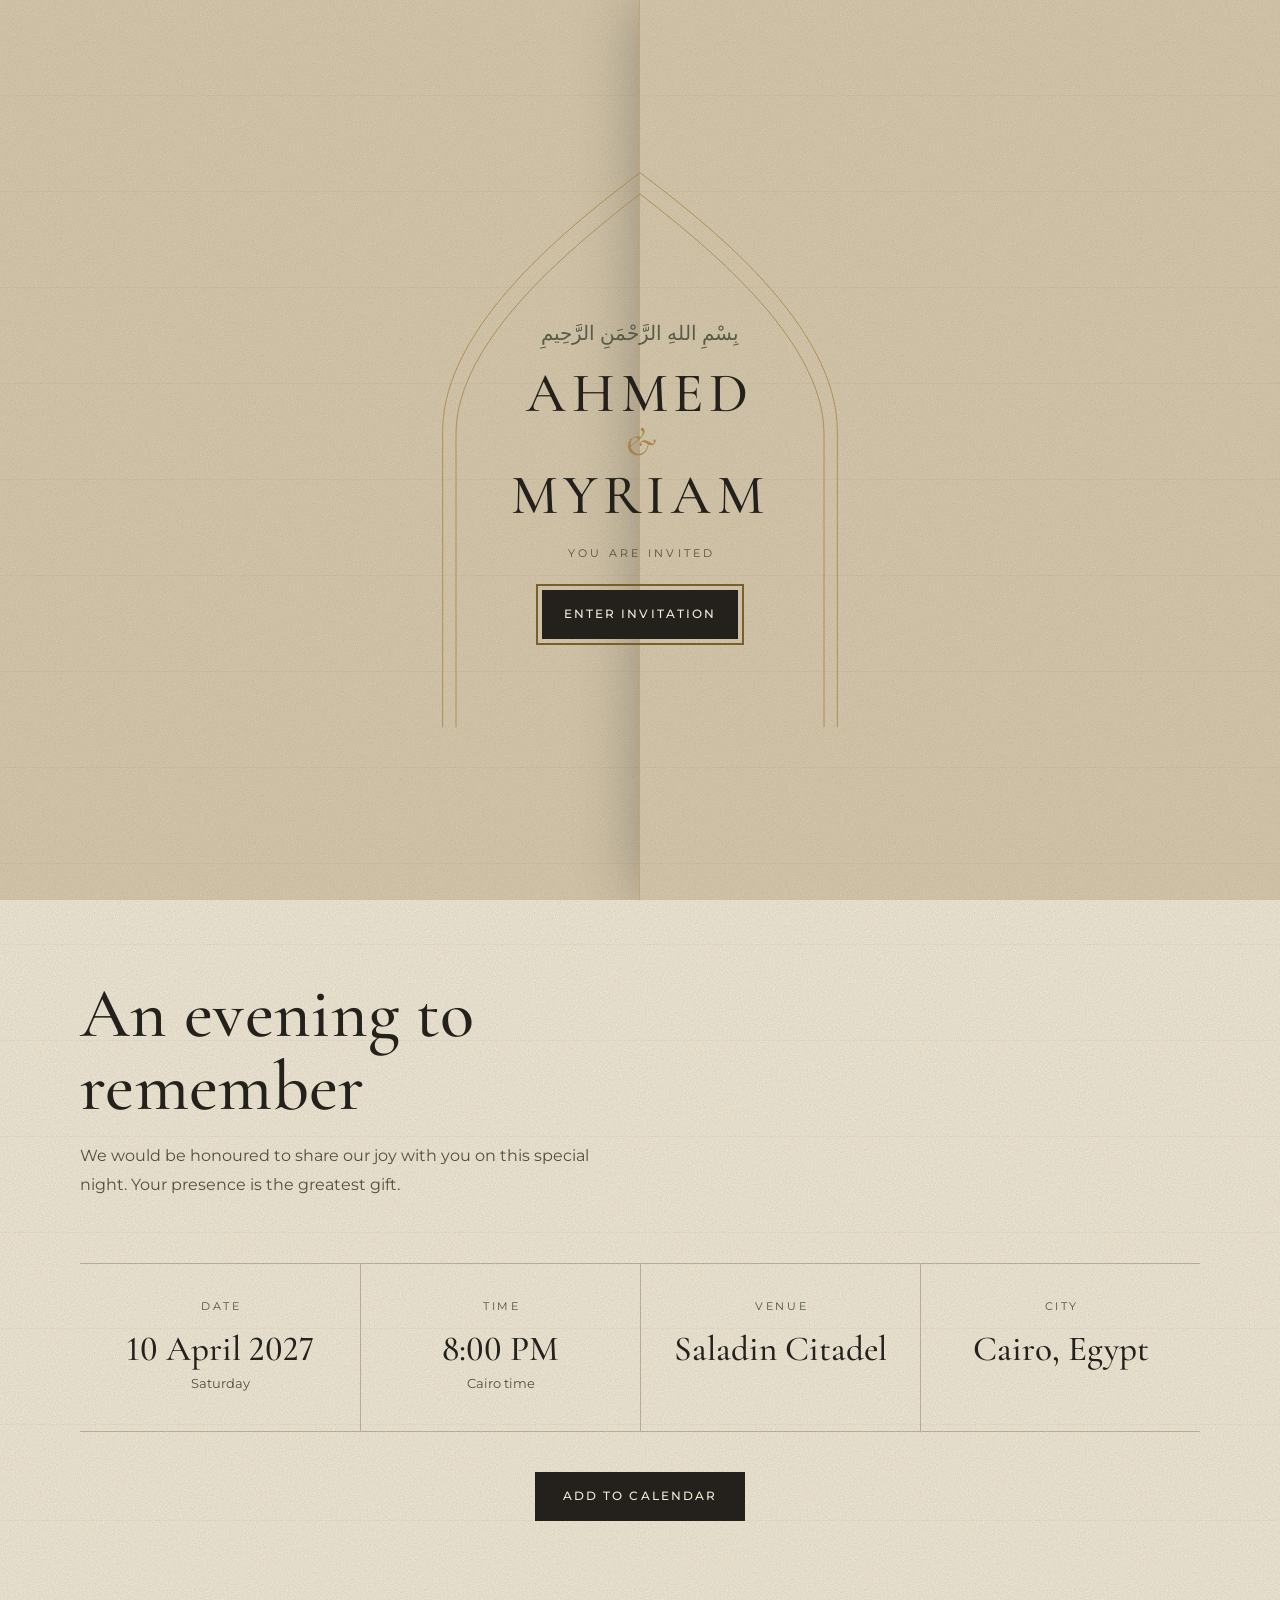
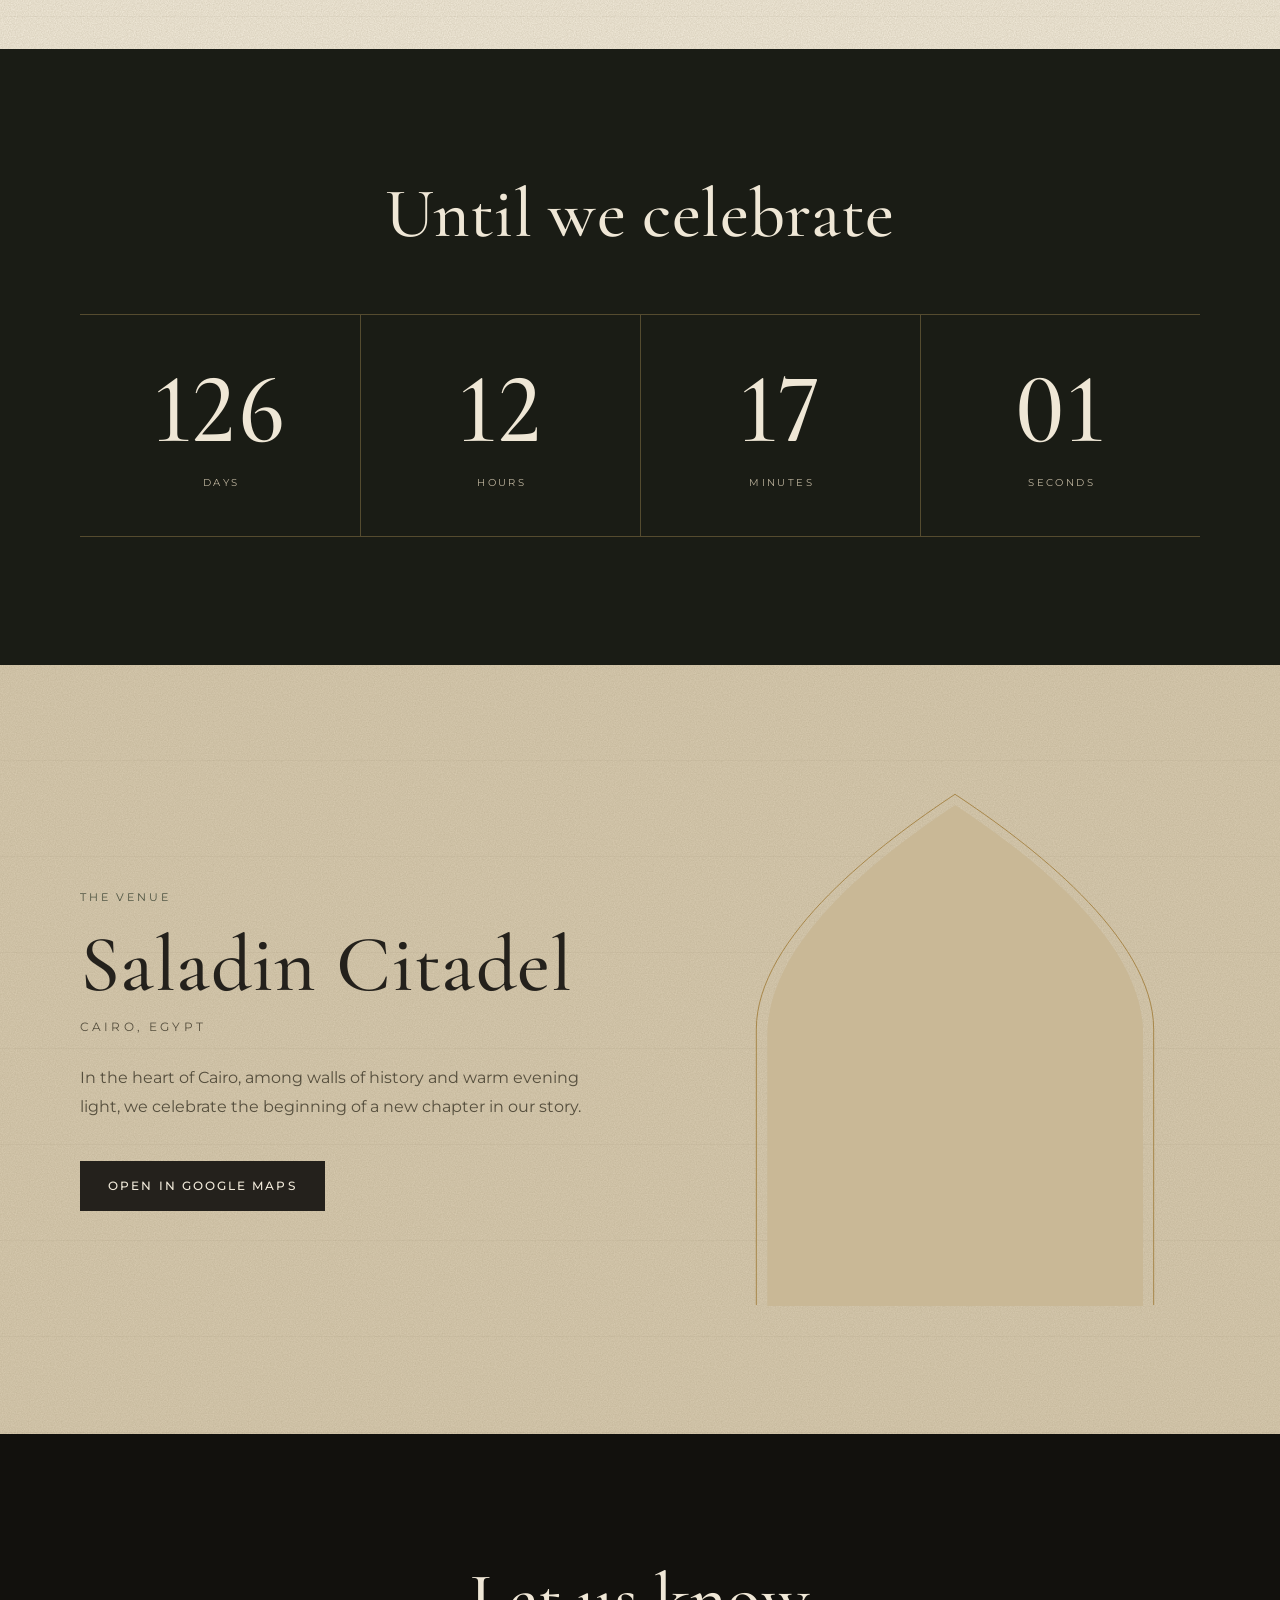
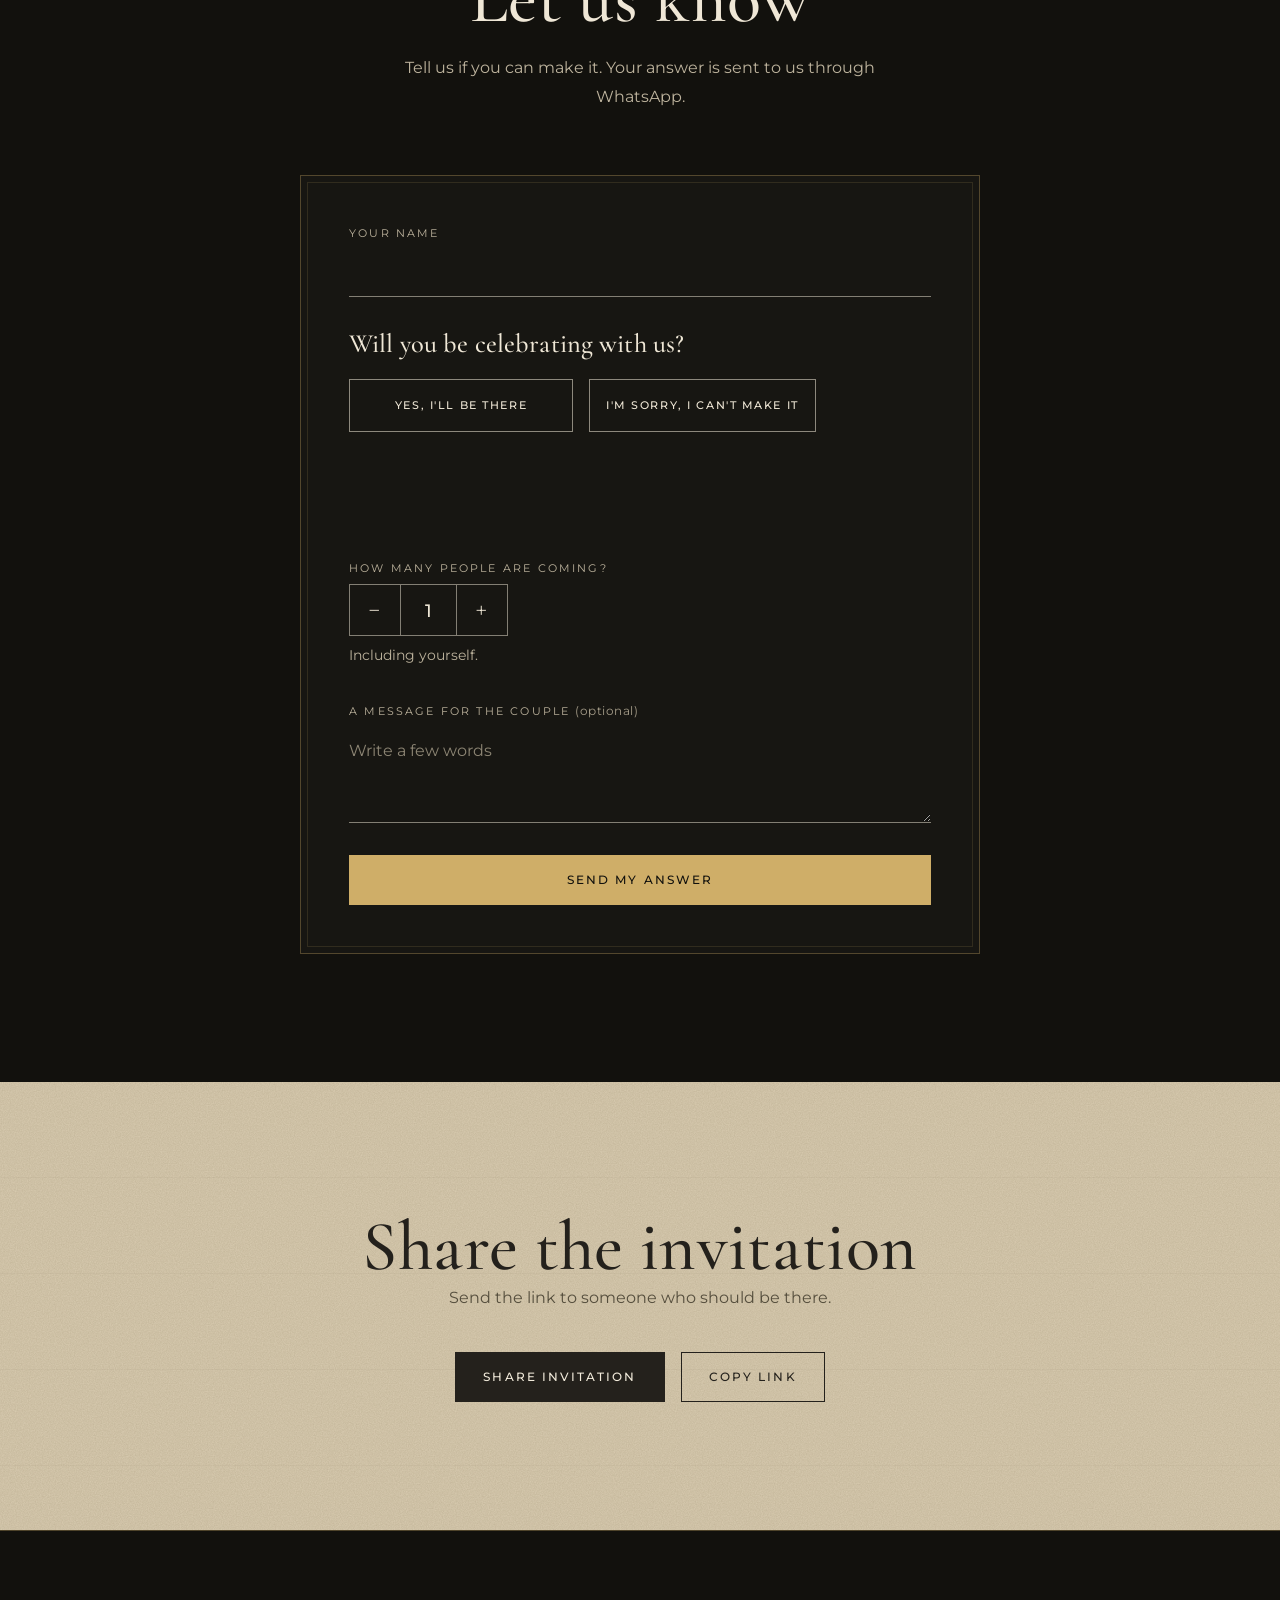
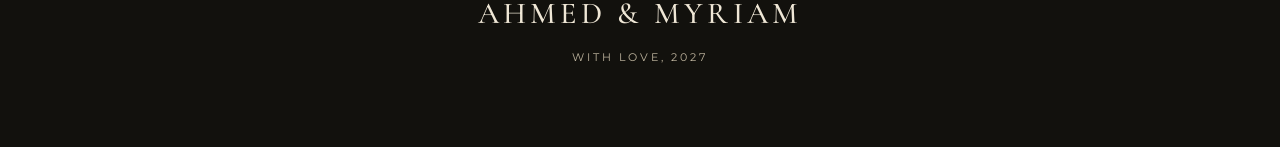
<file: index.html>
<!doctype html>
<html lang="en" dir="ltr">
<head>
  <meta charset="utf-8">
  <meta name="viewport" content="width=device-width, initial-scale=1, viewport-fit=cover">
  <meta name="theme-color" content="#12110d">
  <title>AHMED &amp; MYRIAM — Wedding Invitation</title>
  <meta name="description" content="You are invited to the wedding of Ahmed &amp; Myriam at the Saladin Citadel, Cairo — 10 April 2027, 8:00 PM.">

  <meta property="og:type" content="website">
  <meta property="og:title" content="AHMED &amp; MYRIAM — Wedding Invitation">
  <meta property="og:description" content="10 April 2027 · 8:00 PM · Saladin Citadel, Cairo. Open the invitation and let us know you’re coming.">
  <meta property="og:locale" content="en_US">
  <meta name="twitter:card" content="summary">

  <script>document.documentElement.classList.add('js');</script>
  <noscript><style>.gate{display:none!important}body.is-locked{overflow:auto!important}</style></noscript>

  <link rel="preload" href="assets/fonts/cormorant-garamond-latin-500-normal.woff2" as="font" type="font/woff2" crossorigin>
  <link rel="preload" href="assets/fonts/montserrat-latin-400-normal.woff2" as="font" type="font/woff2" crossorigin>
  <link rel="stylesheet" href="style.css">
</head>
<body class="is-locked">
  <a class="skip" href="#main">Skip to the invitation</a>

  <!-- Shared clip shape: a pointed Cairene arch (used by the map and photo niches) -->
  <svg class="defs" width="0" height="0" aria-hidden="true" focusable="false">
    <defs>
      <clipPath id="archClip" clipPathUnits="objectBoundingBox">
        <path d="M0,1 L0,0.46 C0,0.27 0.3,0.1 0.5,0 C0.7,0.1 1,0.27 1,0.46 L1,1 Z"/>
      </clipPath>
    </defs>
  </svg>

  <!-- ENTRANCE -->
  <div class="gate" id="gate" role="dialog" aria-modal="true" aria-labelledby="gateTitle">
    <div class="gate-half gate-left"></div>
    <div class="gate-half gate-right"></div>

    <svg class="gate-arch" viewBox="0 0 300 420" preserveAspectRatio="none" aria-hidden="true" focusable="false">
      <path d="M2,418 L2,196 C2,116 100,40 150,2 C200,40 298,116 298,196 L298,418" />
      <path d="M12,418 L12,198 C12,126 104,54 150,18 C196,54 288,126 288,198 L288,418" />
    </svg>

    <div class="gate-content">
      <p class="bismillah" lang="ar" dir="rtl">بِسْمِ اللهِ الرَّحْمَنِ الرَّحِيمِ</p>
      <h2 class="gate-names" id="gateTitle">
        <span>Ahmed</span><span class="gate-amp" aria-hidden="true">&amp;</span><span class="sr-only">and</span><span>Myriam</span>
      </h2>
      <p class="gate-line">You are invited</p>
      <button class="btn btn--ink" id="enterBtn" type="button">Enter invitation</button>
    </div>
  </div>

  <button class="music" id="musicBtn" type="button" aria-pressed="false" aria-label="Background music" data-state="off">
    <span class="eq" aria-hidden="true"><i></i><i></i><i></i><i></i></span>
    <span class="music-text" id="musicText" aria-hidden="true">Music off</span>
  </button>
  <audio id="bgMusic" loop preload="metadata">
    <source src="assets/song.mp3" type="audio/mpeg">
  </audio>

  <div class="page" id="page">

    <!-- HERO -->
    <header class="hero" id="top">
      <div class="topbar">
        <span class="mono" role="img" aria-label="Ahmed and Myriam">A&amp;M</span>
      </div>

      <div class="hero-inner">
        <p class="hero-kicker r r1">We are getting married</p>
        <h1 class="names" id="mainTitle" tabindex="-1">
          <span class="mask"><span class="r-name n1">Ahmed</span></span>
          <span class="amp r r2" aria-hidden="true">&amp;</span><span class="sr-only">and</span>
          <span class="mask"><span class="r-name n2">Myriam</span></span>
        </h1>
        <p class="hero-date r r3">
          <time datetime="2027-04-10T20:00:00+02:00" data-bind="dateLong">10 April 2027</time>
          <span class="hero-venue">Saladin Citadel, Cairo</span>
        </p>
        <div class="scroll-cue r r4" aria-hidden="true"><span>Scroll to discover</span><i></i></div>
      </div>

      <!-- Citadel skyline: curtain wall, flanking towers, lit gate, distant domes and minarets -->
      <svg class="skyline" viewBox="0 0 1440 360" preserveAspectRatio="xMidYMax slice" aria-hidden="true" focusable="false">
        <defs>
          <linearGradient id="gateGlow" x1="0" y1="0" x2="0" y2="1">
            <stop offset="0" stop-color="#0d0c09"/>
            <stop offset="1" stop-color="#c29a52" stop-opacity=".85"/>
          </linearGradient>
          <pattern id="merlons" width="36" height="16" patternUnits="userSpaceOnUse">
            <rect x="7" y="0" width="22" height="16" fill="#15130f"/>
          </pattern>
        </defs>

        <!-- distant silhouette -->
        <g fill="#342b1e">
          <path d="M628 214 C628 156 684 130 720 128 C756 130 812 156 812 214 Z"/>
          <rect x="720" y="104" width="2" height="26"/>
          <circle cx="721" cy="102" r="3.5"/>
          <path d="M598 232 C598 204 620 192 640 194 L656 232 Z"/>
          <path d="M842 232 C842 204 820 192 800 194 L784 232 Z"/>
          <rect x="596" y="212" width="248" height="90"/>
          <g>
            <rect x="542" y="86" width="12" height="190"/>
            <rect x="537" y="132" width="22" height="5"/>
            <rect x="537" y="168" width="22" height="5"/>
            <path d="M541 86 L555 86 L548 40 Z"/>
          </g>
          <g>
            <rect x="886" y="86" width="12" height="190"/>
            <rect x="881" y="132" width="22" height="5"/>
            <rect x="881" y="168" width="22" height="5"/>
            <path d="M885 86 L899 86 L892 40 Z"/>
          </g>
        </g>

        <!-- curtain wall -->
        <rect x="0" y="262" width="1440" height="110" fill="#15130f"/>
        <rect x="0" y="246" width="1440" height="16" fill="url(#merlons)"/>

        <!-- left tower -->
        <g fill="#1b1813">
          <rect x="300" y="190" width="80" height="180"/>
          <rect x="296" y="172" width="14" height="18"/><rect x="316" y="172" width="14" height="18"/>
          <rect x="336" y="172" width="14" height="18"/><rect x="356" y="172" width="14" height="18"/>
          <rect x="376" y="172" width="8" height="18"/>
        </g>
        <path d="M333 232 L333 216 A7 7 0 0 1 347 216 L347 232 Z" fill="#d9b46a" opacity=".85"/>

        <!-- right tower -->
        <g fill="#1b1813">
          <rect x="1060" y="190" width="80" height="180"/>
          <rect x="1056" y="172" width="8" height="18"/><rect x="1070" y="172" width="14" height="18"/>
          <rect x="1090" y="172" width="14" height="18"/><rect x="1110" y="172" width="14" height="18"/>
          <rect x="1130" y="172" width="14" height="18"/>
        </g>
        <path d="M1093 232 L1093 216 A7 7 0 0 1 1107 216 L1107 232 Z" fill="#d9b46a" opacity=".85"/>

        <!-- central gate -->
        <path d="M686 372 V306 C686 284 704 270 720 252 C736 270 754 284 754 306 V372 Z" fill="url(#gateGlow)"/>
        <path d="M680 372 V306 C680 280 702 264 720 242 C738 264 760 280 760 306 V372" fill="none" stroke="#2a251c" stroke-width="6"/>
      </svg>
    </header>

    <main id="main">

      <!-- DETAILS -->
      <section class="band stone light" id="details" aria-labelledby="detailsTitle">
        <div class="wrap">
          <div class="intro">
            <h2 id="detailsTitle" class="h2">An evening to remember</h2>
            <p class="lede">We would be honoured to share our joy with you on this special night. Your presence is the greatest gift.</p>
          </div>

          <dl class="facts">
            <div class="fact">
              <dt>Date</dt>
              <dd><span data-bind="dateShort">10 April 2027</span><small data-bind="weekday">Saturday</small></dd>
            </div>
            <div class="fact">
              <dt>Time</dt>
              <dd><span data-bind="time">8:00 PM</span><small>Cairo time</small></dd>
            </div>
            <div class="fact">
              <dt>Venue</dt>
              <dd><span>Saladin Citadel</span></dd>
            </div>
            <div class="fact">
              <dt>City</dt>
              <dd><span>Cairo, Egypt</span></dd>
            </div>
          </dl>

          <div class="actions center-row">
            <button class="btn btn--ink" id="calBtn" type="button">Add to Calendar</button>
          </div>
        </div>
      </section>

      <!-- COUNTDOWN -->
      <section class="band night-olive on-dark" id="countdown" aria-labelledby="countTitle">
        <div class="wrap">
          <h2 id="countTitle" class="h2 center">Until we celebrate</h2>
          <div class="count" id="count" role="timer" aria-label="Time remaining until the wedding">
            <div class="count-cell"><span class="num" id="cDays">00</span><span class="unit">Days</span></div>
            <div class="count-cell"><span class="num" id="cHours">00</span><span class="unit">Hours</span></div>
            <div class="count-cell"><span class="num" id="cMinutes">00</span><span class="unit">Minutes</span></div>
            <div class="count-cell"><span class="num" id="cSeconds">00</span><span class="unit">Seconds</span></div>
          </div>
          <p class="count-note center" id="countNote" hidden></p>
        </div>
      </section>

      <!-- VENUE -->
      <section class="band stone sand light" id="venue" aria-labelledby="venueTitle">
        <div class="wrap venue-grid">
          <div class="venue-copy">
            <p class="place-kicker">The venue</p>
            <h2 id="venueTitle" class="h2 venue-name">Saladin Citadel</h2>
            <p class="venue-city">Cairo, Egypt</p>
            <p class="lede">In the heart of Cairo, among walls of history and warm evening light, we celebrate the beginning of a new chapter in our story.</p>
            <div class="actions">
              <a class="btn btn--ink" id="mapsBtn" href="https://maps.app.goo.gl/uzpyK4hZpvjFcDH76" target="_blank" rel="noopener">Open in Google Maps</a>
            </div>
          </div>

          <div class="map-arch">
            <svg class="arch-frame" viewBox="0 0 300 400" preserveAspectRatio="none" aria-hidden="true" focusable="false">
              <path d="M1,399 L1,184 C1,112 96,38 150,1 C204,38 299,112 299,184 L299,399" vector-effect="non-scaling-stroke"/>
            </svg>
            <div class="map-frame">
              <iframe title="Map of Saladin Citadel, Cairo" loading="lazy" referrerpolicy="no-referrer-when-downgrade"
                src="https://www.google.com/maps?q=Saladin%20Citadel%2C%20Cairo&amp;output=embed"></iframe>
            </div>
          </div>
        </div>
      </section>

      <!-- PHOTOGRAPHS: stays hidden until real photos are added in WEDDING_CONFIG.photos -->
      <section class="band stone light" id="moments" aria-labelledby="momentsTitle" hidden>
        <div class="wrap">
          <h2 id="momentsTitle" class="h2 center">Our moments</h2>
          <div class="niches" id="niches"></div>
        </div>
      </section>

      <!-- RSVP -->
      <section class="band night on-dark" id="rsvp" aria-labelledby="replyTitle">
        <div class="wrap narrow">
          <div class="intro center">
            <h2 id="replyTitle" class="h2">Let us know</h2>
            <p class="lede">Tell us if you can make it. Your answer is sent to us through WhatsApp.</p>
          </div>

          <div class="card">
            <form class="rsvp-form" id="rsvpForm" novalidate>
              <div class="field">
                <label class="label" for="fullName">Your name</label>
                <input class="input" id="fullName" name="name" type="text" autocomplete="name" autocapitalize="words" maxlength="80" aria-describedby="nameError" required>
                <p class="error" id="nameError" aria-live="polite"></p>
              </div>

              <div class="field">
                <span class="label label--q" id="attendLabel">Will you be celebrating with us?</span>
                <div class="stage" id="stage">
                  <div class="choices" role="group" aria-labelledby="attendLabel" aria-describedby="attendError">
                    <button class="choice choice-yes" id="yesBtn" type="button" aria-pressed="false">Yes, I'll be there</button>
                    <button class="choice choice-no" id="noBtn" type="button" aria-pressed="false">I'm sorry, I can't make it</button>
                  </div>
                </div>
                <p class="nudge" id="nudge" aria-live="polite"></p>
                <p class="error" id="attendError" aria-live="polite"></p>
              </div>

              <div class="field">
                <label class="label" for="guests">How many people are coming?</label>
                <div class="stepper">
                  <button type="button" id="guestsMinus" aria-label="One fewer person">&minus;</button>
                  <input id="guests" name="guests" type="number" inputmode="numeric" min="1" max="50" step="1" value="1" aria-describedby="guestsHint guestsError">
                  <button type="button" id="guestsPlus" aria-label="One more person">+</button>
                </div>
                <p class="hint" id="guestsHint">Including yourself.</p>
                <p class="error" id="guestsError" aria-live="polite"></p>
              </div>

              <div class="field">
                <label class="label" for="message">A message for the couple <span class="opt">(optional)</span></label>
                <textarea class="input" id="message" name="message" rows="3" maxlength="400" placeholder="Write a few words"></textarea>
              </div>

              <button class="btn btn--gold btn--block" type="submit">Send my answer</button>
            </form>

            <div class="sent" id="sent" hidden tabindex="-1" aria-live="polite">
              <h3 class="sent-title" id="sentTitle">Your answer is ready.</h3>
              <p class="sent-text">Please send it in <strong>WhatsApp</strong> to confirm. It only reaches us once you press Send there.</p>
              <pre class="preview" id="preview"></pre>
              <div class="actions center-row">
                <a class="btn btn--gold" id="waLink" href="#" target="_blank" rel="noopener">Open WhatsApp</a>
                <button class="btn btn--line" id="copyMsgBtn" type="button">Copy message</button>
                <button class="btn btn--line" id="editBtn" type="button">Edit my answer</button>
              </div>
            </div>
          </div>
        </div>
      </section>

      <!-- SHARE -->
      <section class="band stone sand light" id="share" aria-labelledby="shareTitle">
        <div class="wrap narrow center">
          <h2 id="shareTitle" class="h2">Share the invitation</h2>
          <p class="lede">Send the link to someone who should be there.</p>
          <div class="actions center-row">
            <button class="btn btn--ink" id="shareBtn" type="button">Share invitation</button>
            <button class="btn btn--line" id="copyBtn" type="button">Copy link</button>
          </div>
        </div>
      </section>
    </main>

    <footer class="footer on-dark">
      <p class="footer-names">Ahmed &amp; Myriam</p>
      <p class="footer-line">With love, 2027</p>
    </footer>
  </div>

  <div class="toast" id="toast" role="status" aria-live="polite"></div>

  <script src="script.js"></script>
</body>
</html>
</file>
<file: style.css>
/* ==========================================================================
   MYRIAM & AHMED — Saladin Citadel invitation
   Change the whole look from the tokens below.
   ========================================================================== */
@font-face{font-family:"Cormorant Garamond";font-style:normal;font-weight:500;font-display:swap;src:url("assets/fonts/cormorant-garamond-latin-500-normal.woff2") format("woff2")}
@font-face{font-family:"Cormorant Garamond";font-style:normal;font-weight:600;font-display:swap;src:url("assets/fonts/cormorant-garamond-latin-600-normal.woff2") format("woff2")}
@font-face{font-family:"Cormorant Garamond";font-style:italic;font-weight:500;font-display:swap;src:url("assets/fonts/cormorant-garamond-latin-500-italic.woff2") format("woff2")}
@font-face{font-family:"Montserrat";font-style:normal;font-weight:300;font-display:swap;src:url("assets/fonts/montserrat-latin-300-normal.woff2") format("woff2")}
@font-face{font-family:"Montserrat";font-style:normal;font-weight:400;font-display:swap;src:url("assets/fonts/montserrat-latin-400-normal.woff2") format("woff2")}
@font-face{font-family:"Montserrat";font-style:normal;font-weight:500;font-display:swap;src:url("assets/fonts/montserrat-latin-500-normal.woff2") format("woff2")}

:root{
  --limestone:#d8cbb0;
  --sandstone:#c9b896;
  --ivory:#f2ebdb;
  --charcoal:#26241f;
  --night:#12110d;
  --night-olive:#1a1c15;
  --gold:#a8874a;
  --gold-light:#cfae68;
  --olive:#4c5240;

  --ink:#24211c;
  --ink-soft:#554e3d;
  --on-dark:#efe7d6;
  --on-dark-soft:#bdb39d;
  --rule-light:rgba(60,48,28,.28);
  --rule-dark:rgba(207,174,104,.32);
  --err-dark:#f2a58f;
  --err-light:#8c2f1c;

  --font-display:"Cormorant Garamond","Cormorant",Garamond,"Times New Roman",Georgia,serif;
  --font-sans:"Montserrat","Avenir Next","Segoe UI",system-ui,-apple-system,sans-serif;
  --font-arabic:"Amiri","Noto Naskh Arabic","Geeza Pro","Traditional Arabic",serif;

  --ease:cubic-bezier(.2,.7,.2,1);
  --maxw:1120px;

  --grain:url("data:image/svg+xml,%3Csvg xmlns='http://www.w3.org/2000/svg' width='220' height='220'%3E%3Cfilter id='n'%3E%3CfeTurbulence type='fractalNoise' baseFrequency='.85' numOctaves='2' stitchTiles='stitch'/%3E%3CfeColorMatrix values='0 0 0 0 .3 0 0 0 0 .24 0 0 0 0 .14 0 0 0 .55 0'/%3E%3C/filter%3E%3Crect width='220' height='220' filter='url(%23n)'/%3E%3C/svg%3E");
  --courses:repeating-linear-gradient(180deg,transparent 0,transparent 95px,rgba(70,55,30,.075) 95px,rgba(70,55,30,.075) 96px);
}

*,*::before,*::after{box-sizing:border-box}
html{-webkit-text-size-adjust:100%;scroll-behavior:smooth;scroll-padding-top:1rem}
body{
  margin:0;background:var(--night);color:var(--ink);
  font-family:var(--font-sans);font-weight:400;font-size:1rem;line-height:1.75;
  overflow-x:clip;-webkit-font-smoothing:antialiased;
}
body.is-locked{overflow:hidden}
h1,h2,h3,p,dl,dd,ul,figure{margin:0}
ul{padding:0;list-style:none}
a{color:inherit}
img{max-width:100%;display:block}
[hidden]{display:none!important}
.sr-only{position:absolute;width:1px;height:1px;margin:-1px;padding:0;overflow:hidden;clip:rect(0 0 0 0);white-space:nowrap;border:0}
.defs{position:absolute;width:0;height:0;overflow:hidden}
.skip{position:fixed;left:.75rem;top:.75rem;z-index:300;background:var(--ivory);color:var(--ink);padding:.7rem 1rem;transform:translateY(-250%);transition:transform .2s}
.skip:focus{transform:none}

:focus-visible{outline:2px solid var(--focus,#7a5f2b);outline-offset:4px}
.on-dark,.hero,.footer{--focus:#e0c27d}

.wrap{width:min(var(--maxw),100% - 2.5rem);margin-inline:auto}
.wrap.narrow{width:min(680px,100% - 2.5rem)}
.center{text-align:center}

/* ---------- surfaces ---------- */
.band{position:relative;padding:clamp(4.5rem,11vw,8rem) 0}
.light{background:var(--ivory);color:var(--ink)}
.light.sand{background:var(--limestone)}
.night{background:var(--night)}
.night-olive{background:var(--night-olive)}
.on-dark{color:var(--on-dark)}
.stone{isolation:isolate}
.stone::before{content:"";position:absolute;inset:0;z-index:-1;pointer-events:none;background:var(--courses),var(--grain);opacity:.55}

/* ---------- type ---------- */
.h2{font-family:var(--font-display);font-weight:500;font-size:clamp(2.5rem,8vw,4.4rem);line-height:1.04;letter-spacing:.005em;font-variant-numeric:lining-nums}
.lede{font-size:.98rem;line-height:1.85;max-width:34rem;color:var(--ink-soft)}
.on-dark .lede{color:var(--on-dark-soft)}
.intro{margin-bottom:clamp(2.5rem,6vw,4rem)}
.intro .lede{margin-top:1.1rem}
.intro.center .lede,.center .lede{margin-inline:auto}
.intro:not(.center){max-width:40rem}

/* ---------- buttons (rectangular, architectural) ---------- */
.btn{
  display:inline-flex;align-items:center;justify-content:center;min-height:3.1rem;
  padding:.85rem 1.7rem;border:1px solid currentColor;border-radius:0;background:transparent;color:inherit;
  font:500 .72rem/1.25 var(--font-sans);letter-spacing:.18em;text-transform:uppercase;text-decoration:none;text-align:center;
  cursor:pointer;touch-action:manipulation;transition:background-color .25s,color .25s,outline-offset .2s;
}
.btn:hover{outline:1px solid var(--gold);outline-offset:4px}
.btn:active{transform:translateY(1px)}
.btn--ink{background:var(--ink);border-color:var(--ink);color:var(--ivory)}
.btn--ink:hover{background:var(--charcoal)}
.btn--gold{background:var(--gold-light);border-color:var(--gold-light);color:var(--night)}
.btn--gold:hover{background:#dcbd7c;outline-color:var(--gold-light)}
.btn--line{color:inherit}
.light .btn--line:hover{background:var(--ink);color:var(--ivory)}
.on-dark .btn--line:hover,.hero .btn--line:hover{background:var(--on-dark);color:var(--night);outline-color:var(--gold-light)}
.btn--block{width:100%}
.actions{display:flex;flex-wrap:wrap;gap:1rem;margin-top:2.5rem}
.actions.center-row{justify-content:center}

/* ==========================================================================
   ENTRANCE
   ========================================================================== */
.gate{position:fixed;inset:0;z-index:100;display:grid;place-items:center;color:var(--ink);overflow:hidden;height:100vh;height:100dvh}
.gate-half{
  position:absolute;top:0;bottom:0;width:50.1%;background:var(--limestone);
  transition:transform 1.15s cubic-bezier(.76,0,.24,1);
}
.gate-half::before{content:"";position:absolute;inset:0;background:var(--courses),var(--grain);opacity:.6}
.gate-left{left:0;border-right:1px solid rgba(168,135,74,.55);box-shadow:0 0 60px rgba(0,0,0,.28)}
.gate-right{right:0;border-left:1px solid rgba(168,135,74,.55);box-shadow:0 0 60px rgba(0,0,0,.28)}
.gate.is-open .gate-left{transform:translateX(-101%)}
.gate.is-open .gate-right{transform:translateX(101%)}

.gate-arch{
  position:absolute;left:50%;top:50%;transform:translate(-50%,-50%);
  width:min(88vw,25rem,calc(82dvh * .714));aspect-ratio:300/420;height:auto;
  fill:none;stroke:var(--gold);stroke-width:1;opacity:.85;transition:opacity .4s;
}
.gate-arch path{vector-effect:non-scaling-stroke}
.gate-content{
  position:relative;z-index:2;display:flex;flex-direction:column;align-items:center;text-align:center;
  width:min(76vw,19rem);padding-top:clamp(1.5rem,7dvh,3.5rem);transition:opacity .4s;
}
.bismillah{font-family:var(--font-arabic);font-size:1.25rem;line-height:1.6;color:var(--olive);margin-bottom:1rem;opacity:.9}
.gate-names{
  font-family:var(--font-display);font-weight:500;text-transform:uppercase;letter-spacing:.1em;
  font-size:clamp(2.4rem,11.5vw,3.5rem);line-height:1;display:flex;flex-direction:column;align-items:center;
}
.gate-amp{font-style:italic;text-transform:none;letter-spacing:0;font-size:.72em;color:var(--gold);margin:0 0 .05em;line-height:1.1}
.gate-line{margin:1.3rem 0 1.7rem;font-size:.68rem;letter-spacing:.3em;text-transform:uppercase;color:var(--ink-soft);padding-left:.3em}
.gate.is-leaving .gate-content,.gate.is-leaving .gate-arch{opacity:0}
.gate .btn{padding-inline:1.3rem}

/* ==========================================================================
   HERO
   ========================================================================== */
.hero{
  position:relative;min-height:calc(100vh - 3.2rem);min-height:calc(100svh - 3.2rem);display:grid;place-items:center;overflow:hidden;
  padding:5rem 1.25rem 0;color:var(--on-dark);
  background:
    radial-gradient(70% 38% at 50% 100%,rgba(207,174,104,.30),transparent 72%),
    linear-gradient(180deg,#0d0c09 0%,#16130f 52%,#2a2216 100%);
}
.topbar{position:absolute;top:0;left:0;right:0;z-index:3;display:flex;justify-content:center;align-items:center;padding:1.3rem 1.25rem}
.mono{font-family:var(--font-display);font-weight:600;font-size:1.4rem;letter-spacing:.12em;color:var(--gold-light)}
.hero-inner{position:relative;z-index:2;text-align:center;padding-bottom:clamp(4.5rem,15vh,11rem);width:100%}
.hero-kicker{font-size:.7rem;letter-spacing:.34em;text-transform:uppercase;color:var(--gold-light);padding-left:.34em}
.names{
  font-family:var(--font-display);font-weight:500;text-transform:uppercase;letter-spacing:.07em;line-height:.94;
  font-size:clamp(2.9rem,min(19vw,16vh),11rem);margin:.3em 0 .25em;
}
.names:focus{outline:none}
.mask{display:block;overflow:hidden;padding:.04em .05em}
.r-name{display:block}
.amp{display:block;font-style:italic;font-weight:500;font-size:.5em;line-height:1;color:var(--gold-light);text-transform:none;letter-spacing:0;margin:.02em 0 .08em}
.hero-date{display:flex;flex-direction:column;align-items:center;gap:.4rem;font-size:.9rem;letter-spacing:.26em;text-transform:uppercase;padding-left:.26em}
.hero-venue{font-size:.74rem;letter-spacing:.22em;color:var(--on-dark-soft)}
.scroll-cue{margin-top:2rem;display:flex;flex-direction:column;align-items:center;gap:.6rem;font-size:.62rem;letter-spacing:.3em;text-transform:uppercase;color:var(--on-dark-soft);padding-left:.3em}
.scroll-cue i{display:block;width:1px;height:2.4rem;background:linear-gradient(var(--gold-light),transparent);transform-origin:top;animation:cue 2.6s ease-in-out 2.2s infinite}
@keyframes cue{0%{transform:scaleY(0);opacity:0}30%{opacity:1}65%{transform:scaleY(1);opacity:1}100%{transform:scaleY(1);opacity:0}}

.skyline{position:absolute;left:0;bottom:-1px;width:100%;height:clamp(190px,34vh,380px);z-index:1;display:block}

/* single orchestrated reveal after the gate opens */
.js .r{opacity:0;transform:translateY(.8rem)}
.js .r-name{transform:translateY(108%)}
.is-revealed .r{opacity:1;transform:none;transition:opacity .9s var(--ease),transform .9s var(--ease)}
.is-revealed .r1{transition-delay:.55s}
.is-revealed .r2{transition-delay:1.05s}
.is-revealed .r3{transition-delay:1.25s}
.is-revealed .r4{transition-delay:1.45s}
.is-revealed .r-name{transform:none;transition:transform 1.1s cubic-bezier(.16,.8,.2,1)}
.is-revealed .n1{transition-delay:.7s}
.is-revealed .n2{transition-delay:.9s}

/* ==========================================================================
   DETAILS
   ========================================================================== */
.facts{display:grid;grid-template-columns:repeat(4,1fr);border-block:1px solid var(--rule-light)}
.fact{padding:2.1rem 1.2rem 2.2rem;border-left:1px solid var(--rule-light);text-align:center}
.fact:first-child{border-left:0}
.fact dt{font-size:.68rem;letter-spacing:.24em;text-transform:uppercase;color:var(--olive);margin-bottom:.8rem;padding-left:.24em}
.fact dd{display:flex;flex-direction:column;gap:.2rem}
.fact dd span{font-family:var(--font-display);font-weight:500;font-size:clamp(1.6rem,3.6vw,2.2rem);line-height:1.15;font-variant-numeric:lining-nums}
.fact small{font-size:.8rem;color:var(--ink-soft)}

/* ==========================================================================
   COUNTDOWN
   ========================================================================== */
.count{display:grid;grid-template-columns:repeat(4,1fr);margin-top:clamp(2.5rem,6vw,4rem);border-block:1px solid var(--rule-dark)}
.count-cell{display:flex;flex-direction:column;align-items:center;padding:clamp(1.6rem,4vw,2.8rem) .4rem;border-left:1px solid var(--rule-dark)}
.count-cell:first-child{border-left:0}
.num{font-family:var(--font-display);font-weight:500;font-size:clamp(2.8rem,12vw,6.2rem);line-height:1;font-variant-numeric:lining-nums;letter-spacing:.01em}
.unit{margin-top:.9rem;font-size:.62rem;letter-spacing:.24em;text-transform:uppercase;color:var(--on-dark-soft);padding-left:.24em}
.count-note{margin-top:1.6rem;color:var(--gold-light);font-family:var(--font-display);font-size:1.6rem}

/* ==========================================================================
   VENUE
   ========================================================================== */
.venue-grid{display:grid;grid-template-columns:1.05fr .95fr;gap:clamp(2.5rem,7vw,6rem);align-items:center}
.place-kicker{font-size:.68rem;letter-spacing:.26em;text-transform:uppercase;color:var(--olive);margin-bottom:1rem}
.venue-name{font-size:clamp(2.8rem,9vw,5rem)}
.venue-city{margin:.6rem 0 1.6rem;font-size:.76rem;letter-spacing:.26em;text-transform:uppercase;color:var(--ink-soft)}
.map-arch{position:relative;width:min(100%,25rem);margin-inline:auto;padding:12px 12px 0}
.arch-frame{position:absolute;inset:0;width:100%;height:100%;fill:none;stroke:var(--gold);stroke-width:1;pointer-events:none}
.map-frame{aspect-ratio:300/400;clip-path:url(#archClip);background:var(--sandstone)}
.map-frame iframe{width:100%;height:100%;border:0;display:block;filter:sepia(.35) saturate(.8) contrast(.98)}

/* ==========================================================================
   MOMENTS
   ========================================================================== */
.niches{display:grid;grid-template-columns:repeat(3,1fr);gap:clamp(.6rem,3vw,2rem);margin-top:clamp(2rem,5vw,3.2rem);max-width:56rem;margin-inline:auto}
.niche{aspect-ratio:300/420;clip-path:url(#archClip);background:linear-gradient(180deg,#cdbf9f,#e3d8c0);box-shadow:inset 0 0 0 1px rgba(168,135,74,.4)}
.niche img{width:100%;height:100%;object-fit:cover}

/* ==========================================================================
   RSVP
   ========================================================================== */
.card{position:relative;border:1px solid var(--rule-dark);padding:clamp(1.5rem,5vw,3rem);background:rgba(255,255,255,.02)}
.card::before{content:"";position:absolute;inset:6px;border:1px solid rgba(207,174,104,.14);pointer-events:none}
.field{margin-bottom:2rem}
.label{display:block;font-size:.68rem;letter-spacing:.2em;text-transform:uppercase;color:var(--on-dark-soft);margin-bottom:.4rem}
.label .opt{text-transform:none;letter-spacing:.04em;font-size:.78rem;opacity:.85}
.label--q{font-family:var(--font-display);font-weight:500;font-size:1.65rem;line-height:1.2;letter-spacing:.005em;text-transform:none;color:var(--on-dark);margin-bottom:.9rem}
.input{
  width:100%;display:block;background:transparent;border:0;border-bottom:1px solid rgba(239,231,214,.5);border-radius:0;
  color:var(--on-dark);font:400 1rem/1.5 var(--font-sans);padding:.7rem 0;transition:border-color .2s,box-shadow .2s;
}
textarea.input{resize:vertical;min-height:5.5rem}
.input::placeholder{color:rgba(189,179,157,.7)}
.input:focus{outline:none;border-bottom-color:var(--gold-light);box-shadow:0 1px 0 var(--gold-light)}
.input[aria-invalid="true"]{border-bottom-color:var(--err-dark);box-shadow:0 1px 0 var(--err-dark)}
.error{min-height:0;margin-top:.5rem;font-size:.9rem;color:var(--err-dark)}
.error:empty{display:none}
.hint{margin-top:.5rem;font-size:.85rem;color:var(--on-dark-soft)}
.nudge{min-height:1.5rem;margin-top:.5rem;font-family:var(--font-display);font-style:italic;font-weight:500;font-size:1.2rem;color:var(--gold-light)}

.stage{position:relative;min-height:14.5rem;padding:.25rem 0}
.choices{display:flex;flex-direction:column;align-items:flex-start;gap:1rem}
.choice{
  position:relative;min-height:3.3rem;width:min(100%,15.5rem);padding:.8rem 1rem;border:1px solid rgba(239,231,214,.55);border-radius:0;
  background:transparent;color:var(--on-dark);font:500 .7rem/1.25 var(--font-sans);letter-spacing:.14em;text-transform:uppercase;
  cursor:pointer;touch-action:manipulation;-webkit-tap-highlight-color:transparent;transition:background-color .2s,color .2s,border-color .2s;
}
.choice:hover{border-color:var(--gold-light)}
.choice[aria-pressed="true"]{background:var(--gold-light);border-color:var(--gold-light);color:var(--night)}
.choice-no{transition:transform .28s var(--ease),background-color .2s,color .2s,border-color .2s;will-change:transform}
.field.has-error .choice{border-color:var(--err-dark)}

.stepper{display:inline-flex;align-items:stretch;border:1px solid rgba(239,231,214,.5)}
.stepper button{width:3.1rem;min-height:3.1rem;background:transparent;border:0;color:var(--on-dark);font:300 1.4rem/1 var(--font-sans);cursor:pointer;touch-action:manipulation}
.stepper button:hover:not(:disabled){background:rgba(239,231,214,.1)}
.stepper button:disabled,.stepper input:disabled{opacity:.4;cursor:not-allowed}
.stepper input{width:3.6rem;text-align:center;background:transparent;border:0;border-inline:1px solid rgba(239,231,214,.5);color:var(--on-dark);font:500 1.1rem var(--font-sans);-moz-appearance:textfield;appearance:textfield;border-radius:0}
.stepper input::-webkit-outer-spin-button,.stepper input::-webkit-inner-spin-button{-webkit-appearance:none;margin:0}
.stepper input[aria-invalid="true"]{color:var(--err-dark)}

.sent{text-align:center;padding:.5rem 0}
.sent:focus{outline:none}
.sent-title{font-family:var(--font-display);font-weight:500;font-size:clamp(2.1rem,6vw,2.9rem);line-height:1.1}
.sent-text{margin:1rem auto 0;max-width:28rem;color:var(--on-dark-soft)}
.sent-text strong{font-weight:500;color:var(--on-dark)}
.preview{margin:1.6rem 0 0;padding:1.1rem 1.2rem;border:1px solid var(--rule-dark);text-align:left;white-space:pre-wrap;word-break:break-word;font:400 .92rem/1.65 var(--font-sans);color:var(--on-dark)}
.sent .actions{margin-top:1.8rem}

/* ==========================================================================
   FOOTER, MUSIC, TOAST
   ========================================================================== */
.footer{background:var(--night);text-align:center;padding:3.5rem 1.25rem calc(5rem + env(safe-area-inset-bottom));border-top:1px solid var(--rule-dark)}
.footer-names{font-family:var(--font-display);font-weight:500;text-transform:uppercase;letter-spacing:.14em;font-size:1.9rem}
.footer-line{margin-top:.5rem;font-size:.68rem;letter-spacing:.26em;text-transform:uppercase;color:var(--on-dark-soft)}

.music{
  position:fixed;z-index:60;right:max(1rem,env(safe-area-inset-right));bottom:max(1rem,env(safe-area-inset-bottom));
  display:inline-flex;align-items:center;gap:.7rem;min-height:2.75rem;padding:.4rem .9rem;
  background:rgba(18,17,13,.88);color:var(--on-dark);border:1px solid rgba(207,174,104,.6);border-radius:0;
  font:500 .62rem/1 var(--font-sans);letter-spacing:.16em;text-transform:uppercase;cursor:pointer;touch-action:manipulation;
  --focus:#e0c27d;-webkit-backdrop-filter:blur(6px);backdrop-filter:blur(6px);
}
.js body.is-locked .music{visibility:hidden}
.eq{display:inline-flex;align-items:flex-end;gap:2px;height:14px}
.eq i{display:block;width:2px;height:4px;background:var(--gold-light);transform-origin:bottom}
.music[data-state="on"] .eq i{height:14px;animation:eq 1.1s ease-in-out infinite}
.music[data-state="on"] .eq i:nth-child(2){animation-delay:-.4s}
.music[data-state="on"] .eq i:nth-child(3){animation-delay:-.8s}
.music[data-state="on"] .eq i:nth-child(4){animation-delay:-.2s}
.music[data-state="off"] .eq{position:relative}
.music[data-state="off"] .eq::after{content:"";position:absolute;left:-2px;right:-2px;top:50%;height:1px;background:var(--on-dark);transform:rotate(-35deg)}
@keyframes eq{0%,100%{transform:scaleY(.25)}50%{transform:scaleY(1)}}

.toast{
  position:fixed;z-index:90;left:50%;bottom:calc(4.5rem + env(safe-area-inset-bottom));transform:translate(-50%,.6rem);
  max-width:min(90vw,24rem);padding:.75rem 1.2rem;background:var(--ivory);color:var(--ink);font-size:.9rem;text-align:center;
  opacity:0;pointer-events:none;transition:opacity .25s,transform .25s;border:1px solid var(--gold);
}
.toast.show{opacity:1;transform:translate(-50%,0)}

/* ==========================================================================
   RESPONSIVE
   ========================================================================== */
@media (min-width:600px){
  .stage{min-height:7.5rem}
  .choices{flex-direction:row;flex-wrap:wrap;align-items:flex-start}
  .choice{width:auto;min-width:14rem}
}
@media (max-width:860px){
  .venue-grid{grid-template-columns:1fr}
  .venue-copy{text-align:center}
  .venue-copy .lede{margin-inline:auto}
  .venue-copy .actions{justify-content:center}
  .map-arch{order:2}
}
@media (max-width:760px){
  .facts{grid-template-columns:1fr 1fr}
  .fact:nth-child(3){border-left:0}
  .fact:nth-child(n+3){border-top:1px solid var(--rule-light)}
}
@media (max-width:420px){
  .count-cell{padding-inline:.1rem}
  .unit{letter-spacing:.14em;font-size:.6rem;padding-left:.14em}
  .hero-date{letter-spacing:.22em}
  .music-text{display:none}
  .music{padding-inline:.8rem}
  .music[data-state]::after{content:attr(data-state);font-size:.6rem;letter-spacing:.14em;text-transform:uppercase}
}
@media (max-height:560px) and (orientation:landscape){
  .hero-inner{padding-bottom:7rem}
  .names{font-size:clamp(2.6rem,9vw,5rem)}
  .scroll-cue{display:none}
}

@media (prefers-reduced-motion:reduce){
  html{scroll-behavior:auto}
  *,*::before,*::after{animation-duration:.01ms!important;animation-iteration-count:1!important;transition-duration:.01ms!important;transition-delay:0s!important}
  .js .r,.js .r-name{opacity:1;transform:none}
  .scroll-cue i{animation:none}
}
</file>
